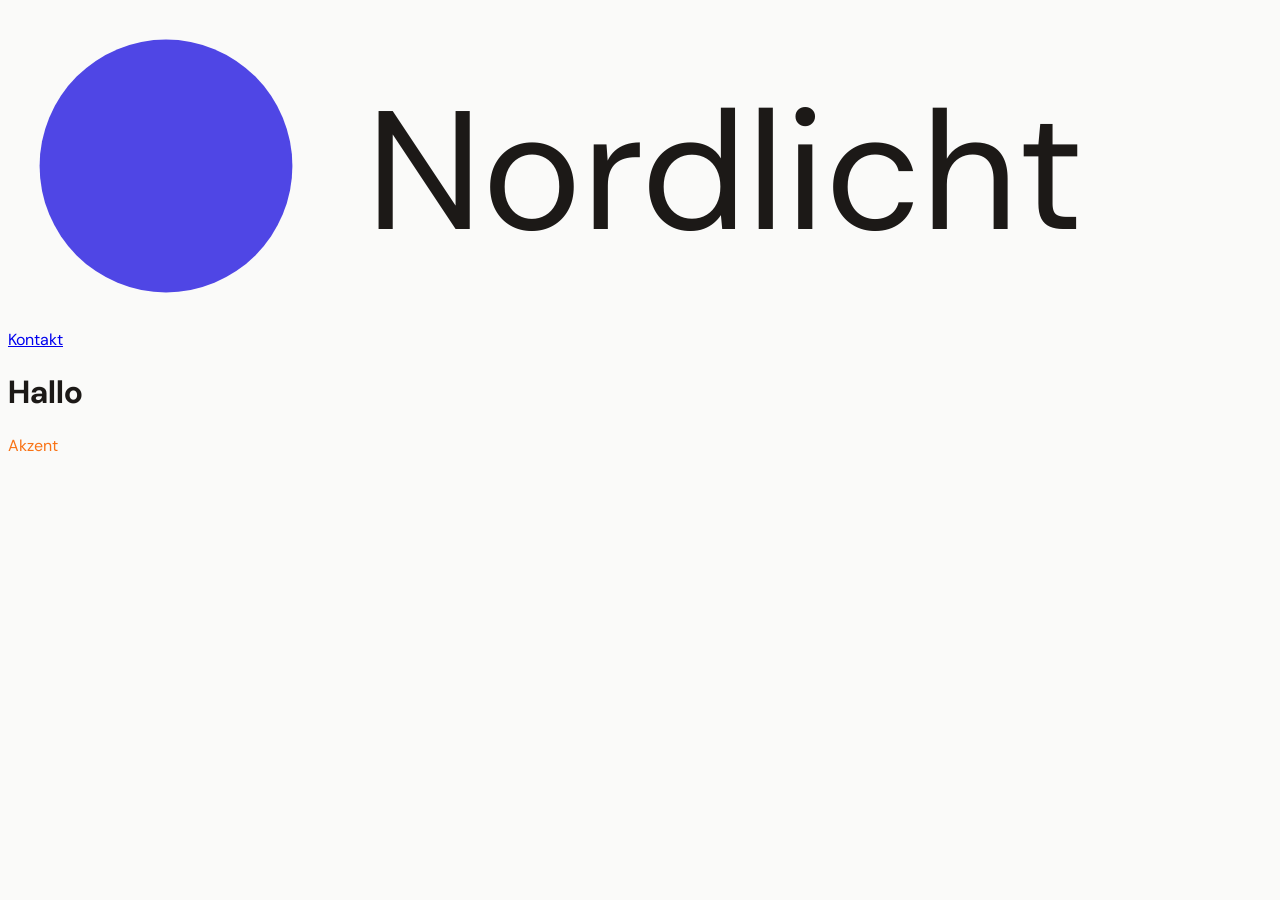
<file: tests/fixtures/site.html>
<!doctype html>
<html><head>
<title>Nordlicht Studio | Design für Energie</title>
<meta name="theme-color" content="#4F46E5">
<meta property="og:site_name" content="Nordlicht Studio">
<link rel="stylesheet" href="https://fonts.googleapis.com/css2?family=Space+Grotesk:wght@500;700&family=DM+Sans:wght@400&display=swap">
<style>
:root{--color-primary:#4F46E5;--color-accent:#F97316;--bg:#FAFAF9;--text-color:#1C1917;--font-heading:"Space Grotesk",sans-serif}
body{font-family:"DM Sans",system-ui,sans-serif;color:#1C1917;background:#FAFAF9}
.btn{background:#4F46E5;color:#fff}.btn:hover{background:rgb(67,56,202)}
.tag{color:#F97316}.muted{color:#78716C}.shadow{box-shadow:0 0 4px rgba(0,0,0,.2)}
</style></head>
<body><header class="site-header"><a class="brand" href="/">
<svg class="logo" viewBox="0 0 120 30" aria-label="Nordlicht Studio"><circle cx="15" cy="15" r="12" fill="#4F46E5"/><text x="34" y="21" fill="#1C1917">Nordlicht</text></svg>
</a><nav><a href="/kontakt">Kontakt</a></nav></header>
<main><h1>Hallo</h1><p style="color:#F97316">Akzent</p></main></body></html>
</file>
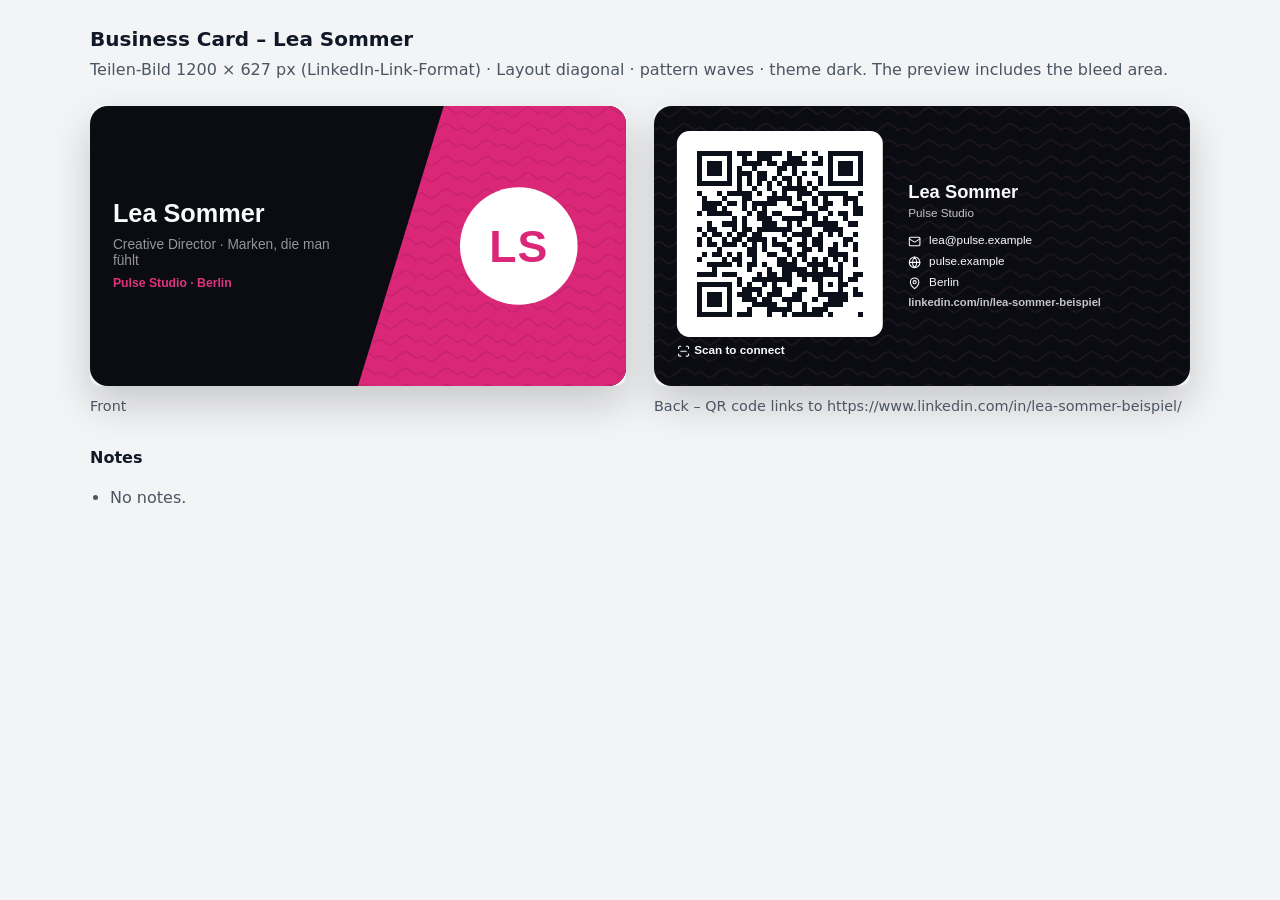
<file: examples/studio/out-share/preview.html>
<!doctype html>
<html lang="en"><head><meta charset="utf-8"><meta name="viewport" content="width=device-width, initial-scale=1">
<title>Business Card – Lea Sommer</title><link rel="stylesheet" href="https://fonts.googleapis.com/css2?family=Sora:wght@400;600;700&family=Inter:wght@400;600;700&display=swap">
<style>
:root{--bg:#F3F4F6;--fg:#111827;--muted:#4B5563;--card-shadow:0 18px 40px rgba(0,0,0,.18)}
@media (prefers-color-scheme: dark){:root{--bg:#0B0F19;--fg:#F3F4F6;--muted:#9CA3AF;--card-shadow:0 18px 40px rgba(0,0,0,.6)}}
body{margin:0;background:var(--bg);color:var(--fg);font:16px/1.5 system-ui,-apple-system,Segoe UI,sans-serif;padding:24px 16px}
main{max-width:1100px;margin:0 auto}
h1{font-size:1.25rem;margin:0 0 4px} p{color:var(--muted);margin:0 0 24px}
.cards{display:grid;grid-template-columns:repeat(auto-fit,minmax(min(100%,420px),1fr));gap:28px}
figure{margin:0} figure img{width:100%;height:auto;border-radius:10px;box-shadow:var(--card-shadow);display:block}
figcaption{margin-top:10px;color:var(--muted);font-size:.9rem}
ul{color:var(--muted);padding-left:20px}
</style></head><body><main>
<h1>Business Card – Lea Sommer</h1>
<p>Teilen-Bild 1200 × 627 px (LinkedIn-Link-Format) · Layout diagonal · pattern waves · theme dark. The preview includes the bleed area.</p>
<div class="cards">
<figure><img src="front.svg" alt="Front of the business card"><figcaption>Front</figcaption></figure>
<figure><img src="back.svg" alt="Back of the business card with QR code to the LinkedIn profile"><figcaption>Back – QR code links to https://www.linkedin.com/in/lea-sommer-beispiel/</figcaption></figure>
</div>
<h2 style="font-size:1rem;margin-top:28px">Notes</h2><ul><li>No notes.</li></ul>
</main></body></html>
</file>
